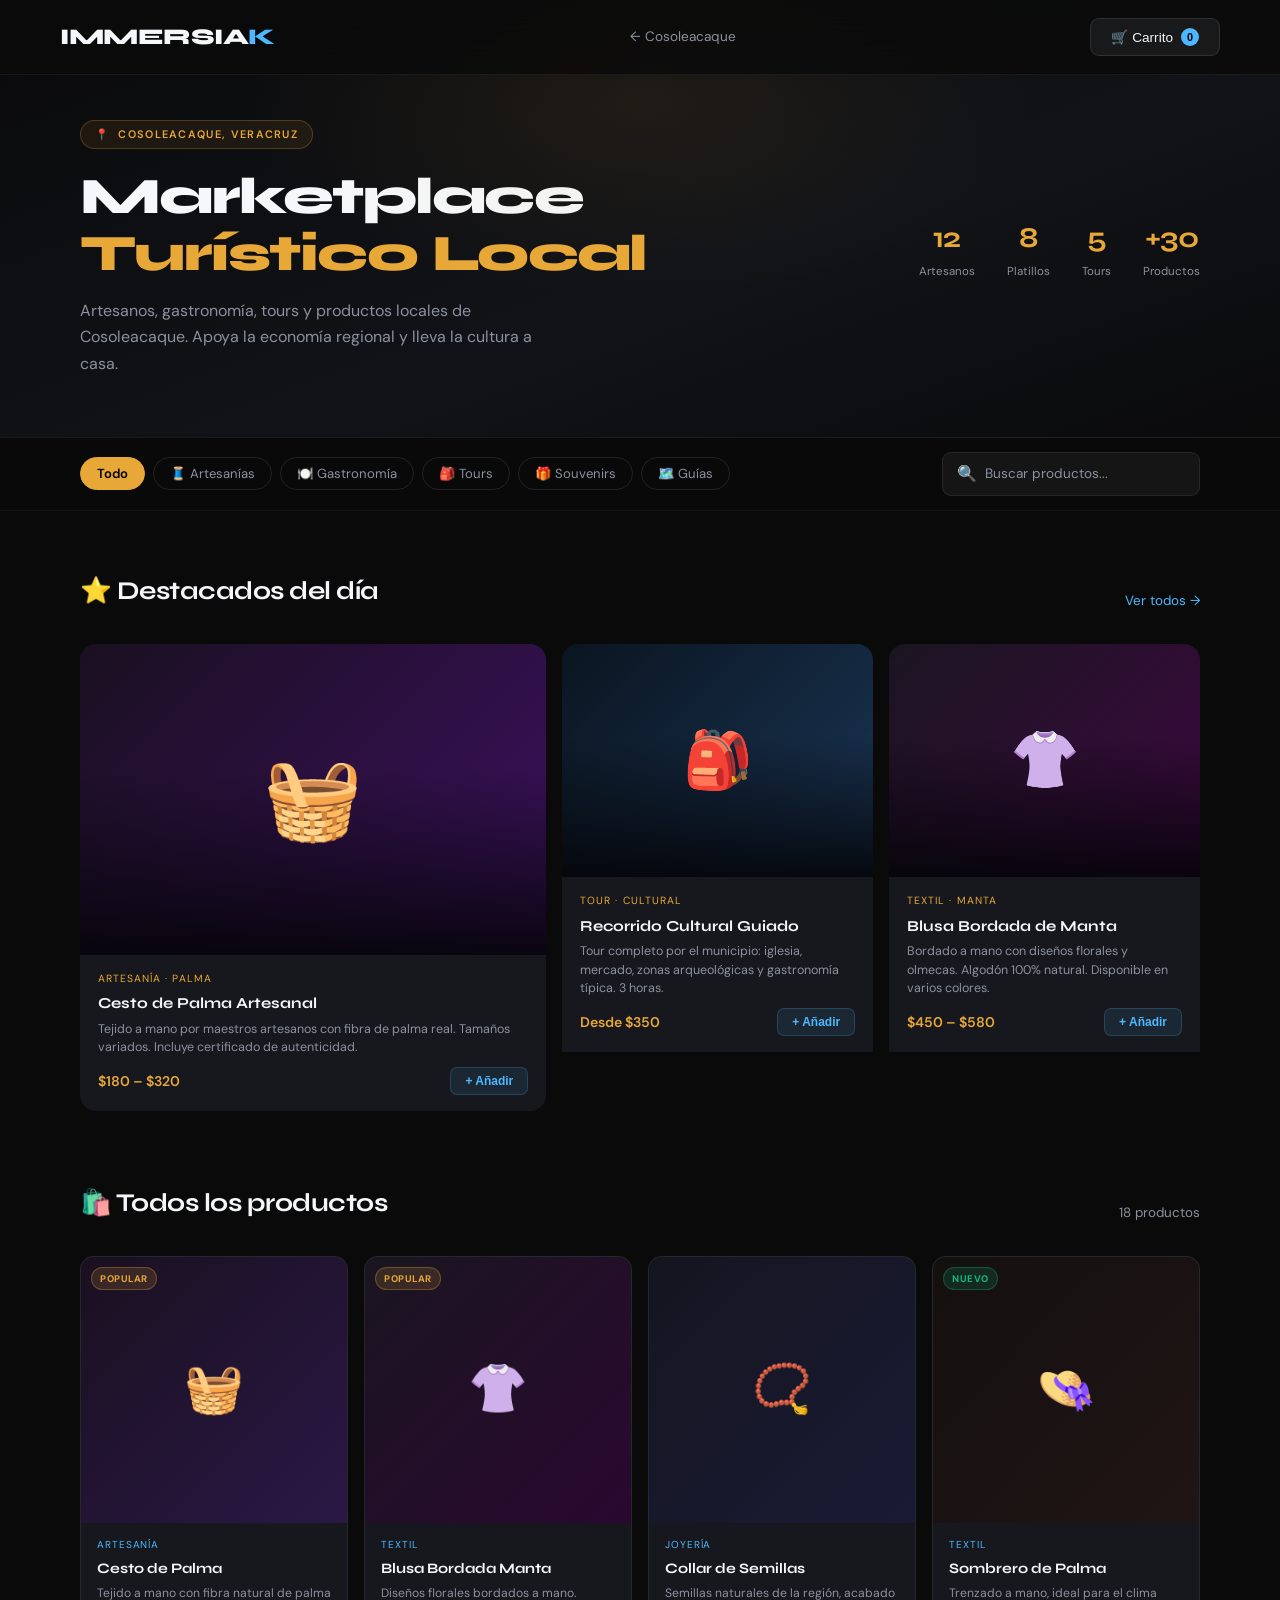
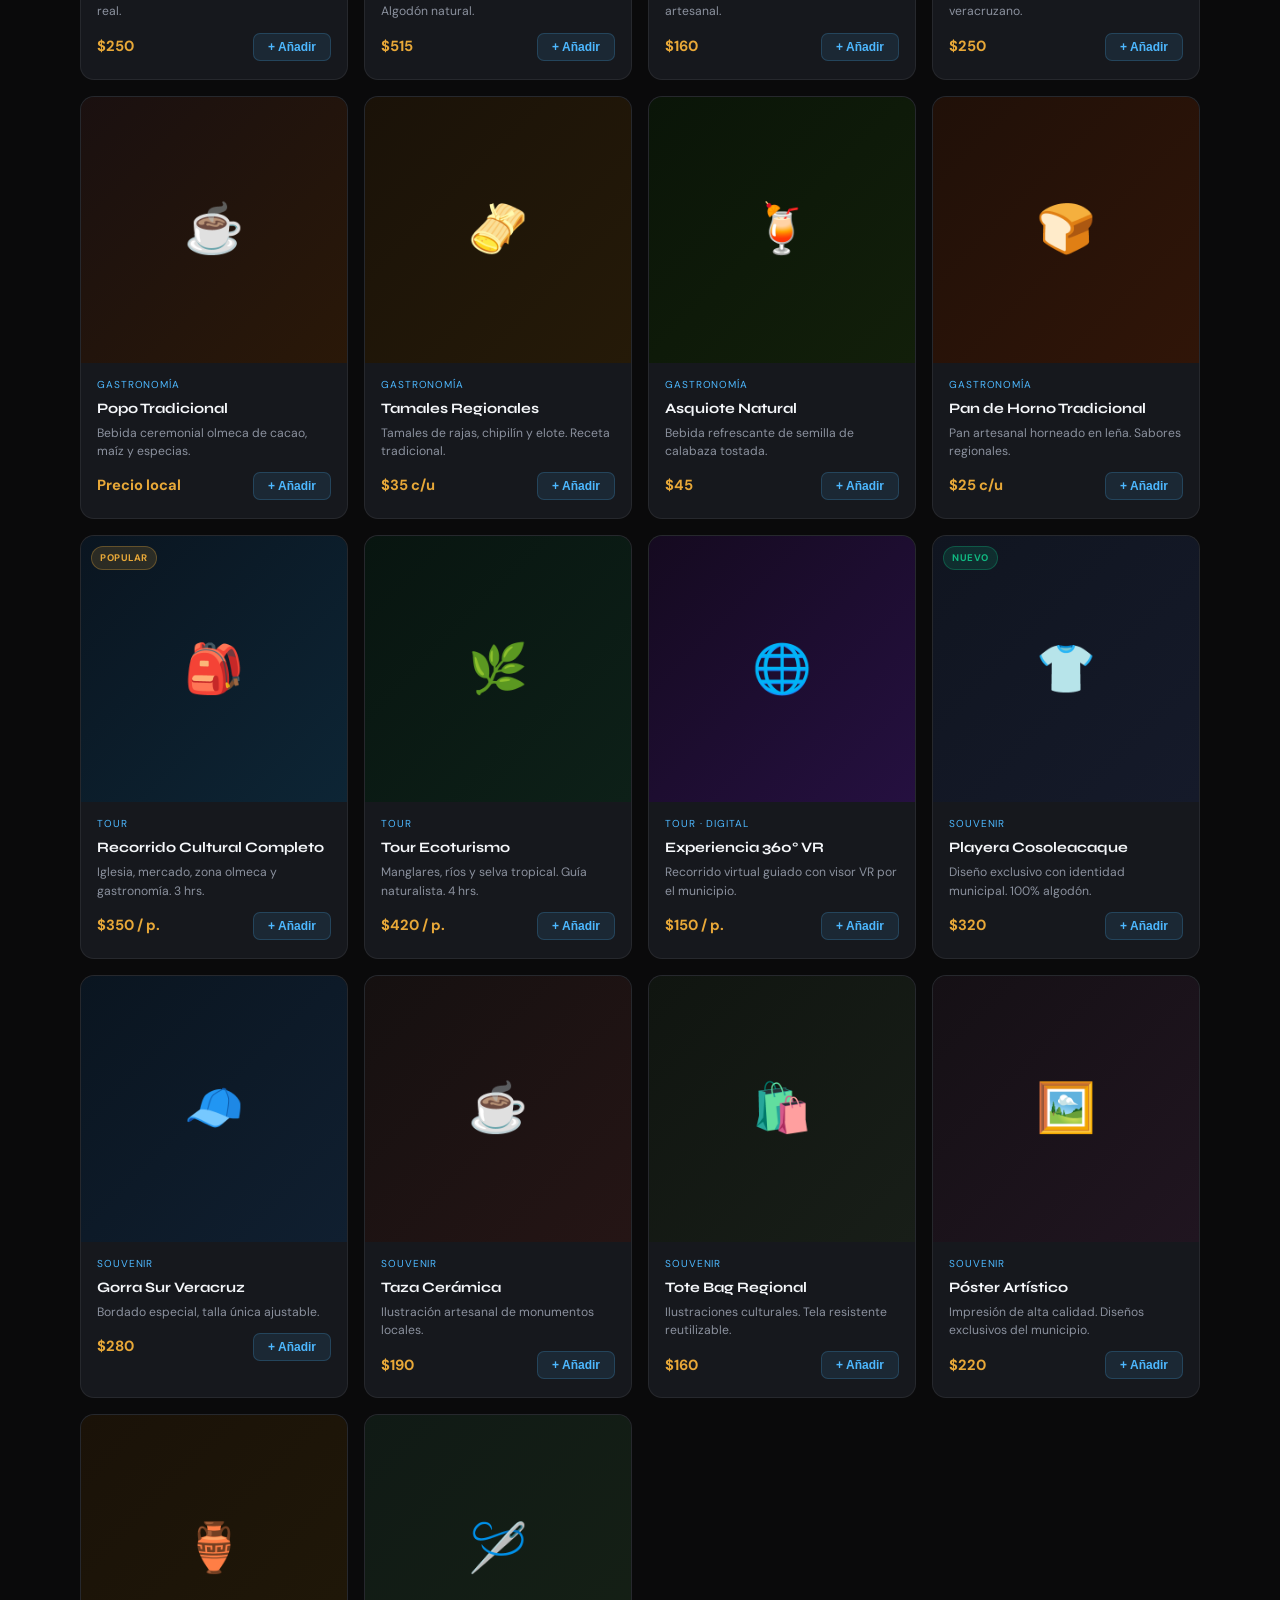
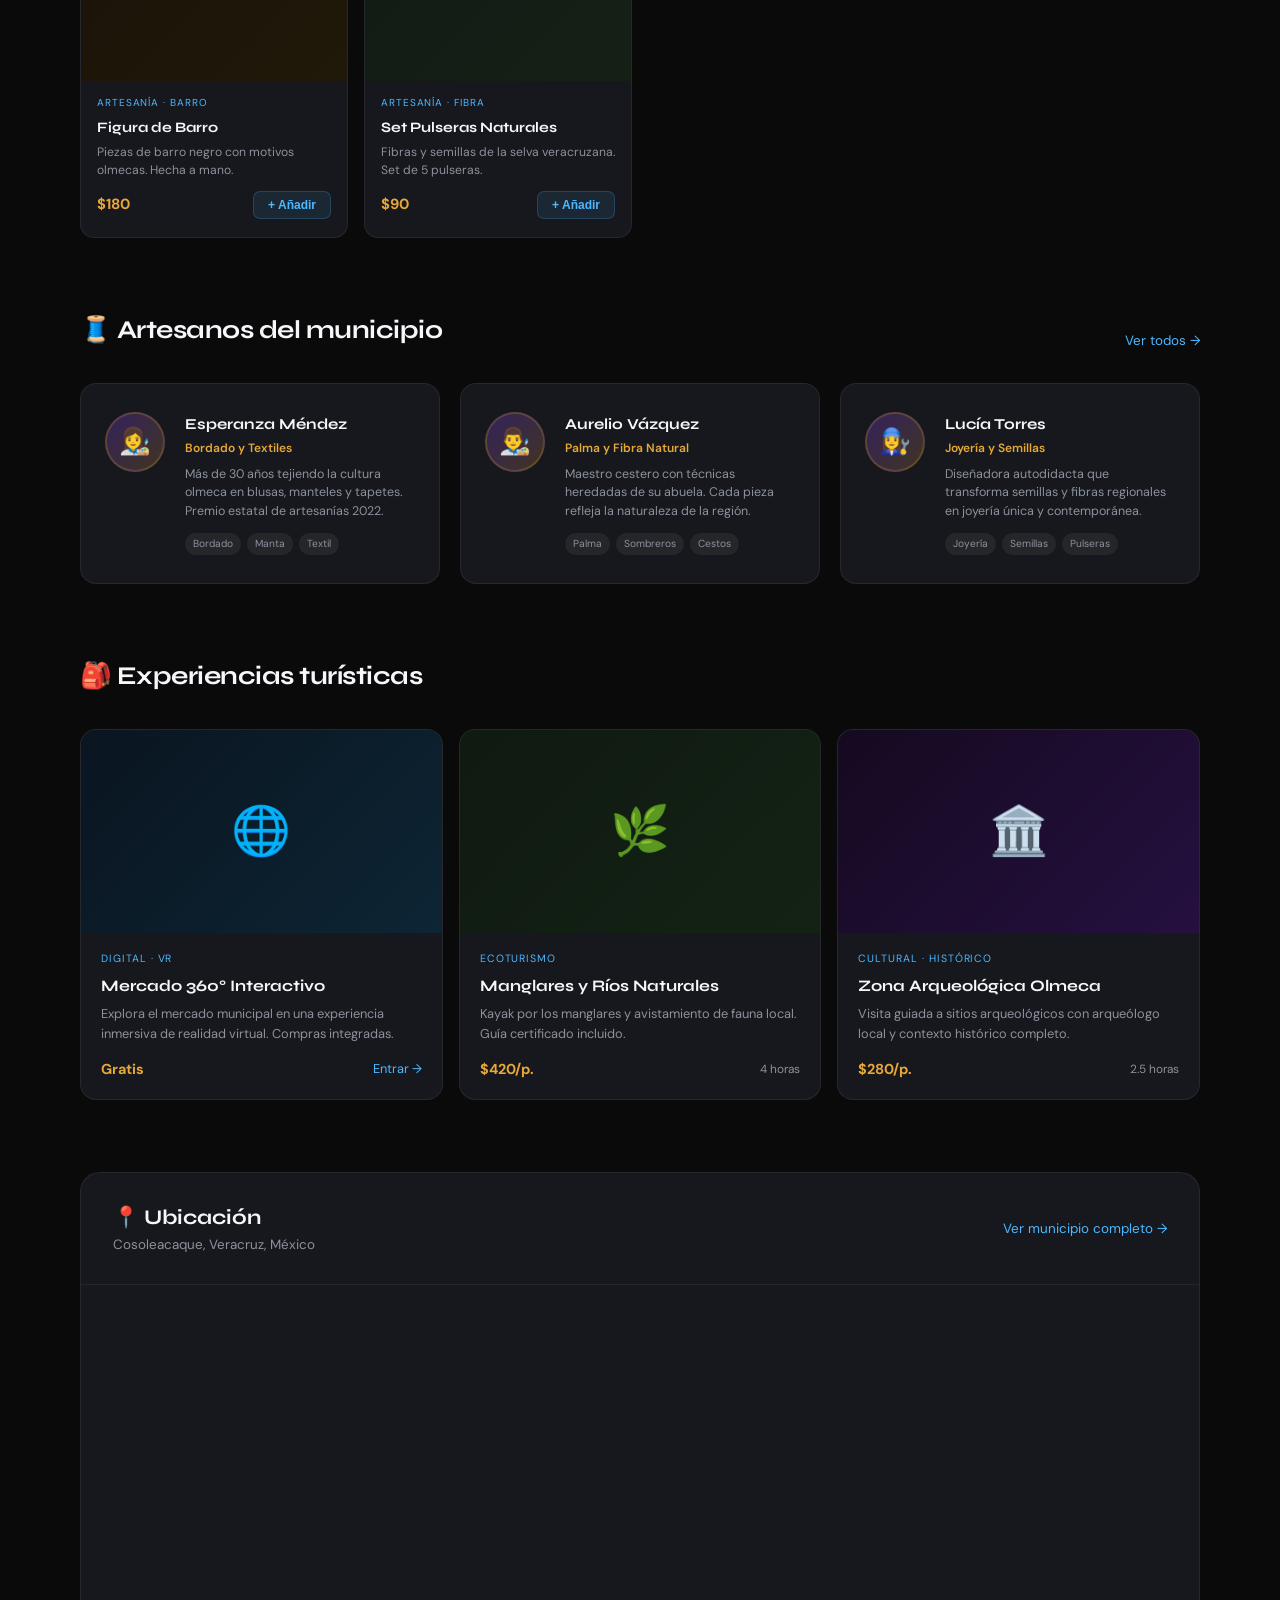
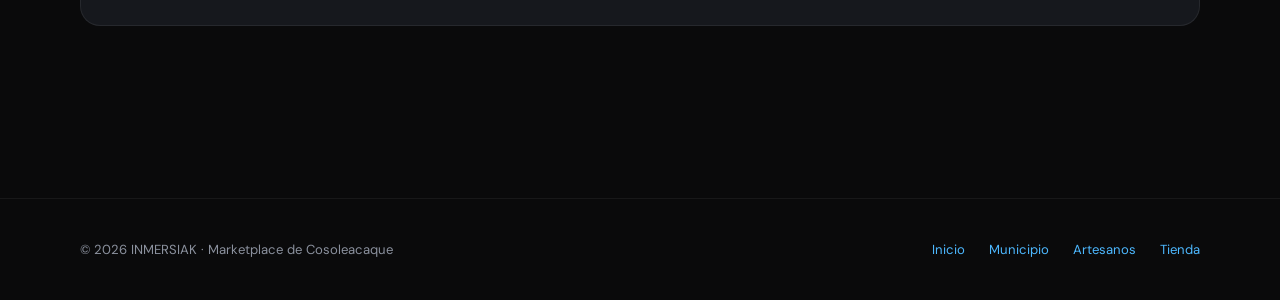
<file: marketplace.html>
<!DOCTYPE html>
<html lang="es">
<head>
  <meta charset="UTF-8">
  <meta name="viewport" content="width=device-width, initial-scale=1.0">
  <title>Marketplace — INMERSIAK · Cosoleacaque</title>
  <link rel="preconnect" href="https://fonts.googleapis.com">
  <link href="https://fonts.googleapis.com/css2?family=Syne:wght@400;600;700;800&family=DM+Sans:wght@300;400;500&family=DM+Mono:wght@400;500&display=swap" rel="stylesheet">
  <link rel="stylesheet" href="marketplace.css">
</head>
<body>

<!-- ── NAV ── -->
<nav>
  <a href="index.html" class="logo">IMMERSIA<span>K</span></a>
  <a href="munitour360.html" class="nav-back">← Cosoleacaque</a>
  <button class="nav-cart-btn" id="cart-open-btn" onclick="openCart()">
    🛒 Carrito <span class="cart-badge" id="cart-count">0</span>
  </button>
</nav>

<!-- ── HERO ── -->
<section class="mkt-hero">
  <div class="container">
    <div class="mkt-hero-inner">
      <div>
        <div class="mkt-hero-tag">
          <span>📍</span> Cosoleacaque, Veracruz
        </div>
        <h1>Marketplace<br><span>Turístico Local</span></h1>
        <p>Artesanos, gastronomía, tours y productos locales de Cosoleacaque. Apoya la economía regional y lleva la cultura a casa.</p>
      </div>
      <div class="mkt-hero-stats">
        <div class="mkt-stat">
          <div class="mkt-stat-num">12</div>
          <div class="mkt-stat-lbl">Artesanos</div>
        </div>
        <div class="mkt-stat">
          <div class="mkt-stat-num">8</div>
          <div class="mkt-stat-lbl">Platillos</div>
        </div>
        <div class="mkt-stat">
          <div class="mkt-stat-num">5</div>
          <div class="mkt-stat-lbl">Tours</div>
        </div>
        <div class="mkt-stat">
          <div class="mkt-stat-num">+30</div>
          <div class="mkt-stat-lbl">Productos</div>
        </div>
      </div>
    </div>
  </div>
</section>

<!-- ── FILTROS ── -->
<div class="filter-bar">
  <div class="container">
    <div class="filter-inner">
      <div class="filter-tabs">
        <button class="filter-tab active" data-cat="all">Todo</button>
        <button class="filter-tab" data-cat="artesania">🧵 Artesanías</button>
        <button class="filter-tab" data-cat="gastronomia">🍽️ Gastronomía</button>
        <button class="filter-tab" data-cat="tour">🎒 Tours</button>
        <button class="filter-tab" data-cat="souvenir">🎁 Souvenirs</button>
        <button class="filter-tab" data-cat="guia">🗺️ Guías</button>
      </div>
      <div class="filter-search">
        <span>🔍</span>
        <input type="text" placeholder="Buscar productos..." id="search-input">
      </div>
    </div>
  </div>
</div>

<!-- ── CONTENIDO PRINCIPAL ── -->
<main class="mkt-content">
  <div class="container">

    <!-- DESTACADOS -->
    <section class="mkt-section">
      <div class="mkt-section-header">
        <h2>⭐ Destacados del día</h2>
        <a href="#todos" class="see-all">Ver todos →</a>
      </div>
      <div class="featured-grid">
        <!-- Featured grande -->
        <div class="feat-card">
          <div class="feat-card-bg" style="background:linear-gradient(135deg,#1a1020,#3d1060)">
            <span style="position:relative;z-index:1">🧺</span>
            <div class="feat-overlay"></div>
          </div>
          <div class="feat-body">
            <span class="feat-cat">Artesanía · Palma</span>
            <h4>Cesto de Palma Artesanal</h4>
            <p>Tejido a mano por maestros artesanos con fibra de palma real. Tamaños variados. Incluye certificado de autenticidad.</p>
            <div style="display:flex;align-items:center;justify-content:space-between">
              <span class="feat-price">$180 – $320</span>
              <button class="prod-add" onclick="addToCart('Cesto de Palma', 250)">+ Añadir</button>
            </div>
          </div>
        </div>
        <!-- Featured medianos -->
        <div class="feat-card">
          <div class="feat-card-bg" style="background:linear-gradient(135deg,#0a1520,#1a3555)">
            <span style="position:relative;z-index:1">🎒</span>
            <div class="feat-overlay"></div>
          </div>
          <div class="feat-body">
            <span class="feat-cat">Tour · Cultural</span>
            <h4>Recorrido Cultural Guiado</h4>
            <p>Tour completo por el municipio: iglesia, mercado, zonas arqueológicas y gastronomía típica. 3 horas.</p>
            <div style="display:flex;align-items:center;justify-content:space-between">
              <span class="feat-price">Desde $350</span>
              <button class="prod-add" onclick="addToCart('Recorrido Cultural', 350)">+ Añadir</button>
            </div>
          </div>
        </div>
        <div class="feat-card">
          <div class="feat-card-bg" style="background:linear-gradient(135deg,#1a1520,#3d0840)">
            <span style="position:relative;z-index:1">👚</span>
            <div class="feat-overlay"></div>
          </div>
          <div class="feat-body">
            <span class="feat-cat">Textil · Manta</span>
            <h4>Blusa Bordada de Manta</h4>
            <p>Bordado a mano con diseños florales y olmecas. Algodón 100% natural. Disponible en varios colores.</p>
            <div style="display:flex;align-items:center;justify-content:space-between">
              <span class="feat-price">$450 – $580</span>
              <button class="prod-add" onclick="addToCart('Blusa Bordada', 515)">+ Añadir</button>
            </div>
          </div>
        </div>
      </div>
    </section>

    <!-- TODOS LOS PRODUCTOS -->
    <section class="mkt-section" id="todos">
      <div class="mkt-section-header">
        <h2>🛍️ Todos los productos</h2>
        <span style="font-size:.84rem;color:var(--text3)" id="prod-count">18 productos</span>
      </div>
      <div class="products-grid" id="products-grid">

        <div class="prod-card" data-cat="artesania">
          <div class="prod-img" style="background:linear-gradient(135deg,#1a1020,#2a1845)">
            🧺
            <span class="prod-badge badge-pop">Popular</span>
          </div>
          <div class="prod-body">
            <span class="prod-cat">Artesanía</span>
            <h5>Cesto de Palma</h5>
            <p>Tejido a mano con fibra natural de palma real.</p>
            <div class="prod-footer">
              <span class="prod-price">$250</span>
              <button class="prod-add" onclick="addToCart('Cesto de Palma', 250)">+ Añadir</button>
            </div>
          </div>
        </div>

        <div class="prod-card" data-cat="artesania">
          <div class="prod-img" style="background:linear-gradient(135deg,#1a1520,#2a0830)">
            👚
            <span class="prod-badge badge-pop">Popular</span>
          </div>
          <div class="prod-body">
            <span class="prod-cat">Textil</span>
            <h5>Blusa Bordada Manta</h5>
            <p>Diseños florales bordados a mano. Algodón natural.</p>
            <div class="prod-footer">
              <span class="prod-price">$515</span>
              <button class="prod-add" onclick="addToCart('Blusa Bordada', 515)">+ Añadir</button>
            </div>
          </div>
        </div>

        <div class="prod-card" data-cat="artesania">
          <div class="prod-img" style="background:linear-gradient(135deg,#151520,#1a1a35)">
            📿
          </div>
          <div class="prod-body">
            <span class="prod-cat">Joyería</span>
            <h5>Collar de Semillas</h5>
            <p>Semillas naturales de la región, acabado artesanal.</p>
            <div class="prod-footer">
              <span class="prod-price">$160</span>
              <button class="prod-add" onclick="addToCart('Collar de Semillas', 160)">+ Añadir</button>
            </div>
          </div>
        </div>

        <div class="prod-card" data-cat="artesania">
          <div class="prod-img" style="background:linear-gradient(135deg,#151010,#201515)">
            👒
            <span class="prod-badge badge-new">Nuevo</span>
          </div>
          <div class="prod-body">
            <span class="prod-cat">Textil</span>
            <h5>Sombrero de Palma</h5>
            <p>Trenzado a mano, ideal para el clima veracruzano.</p>
            <div class="prod-footer">
              <span class="prod-price">$250</span>
              <button class="prod-add" onclick="addToCart('Sombrero de Palma', 250)">+ Añadir</button>
            </div>
          </div>
        </div>

        <div class="prod-card" data-cat="gastronomia">
          <div class="prod-img" style="background:linear-gradient(135deg,#1a1010,#2a1808)">
            ☕
          </div>
          <div class="prod-body">
            <span class="prod-cat">Gastronomía</span>
            <h5>Popo Tradicional</h5>
            <p>Bebida ceremonial olmeca de cacao, maíz y especias.</p>
            <div class="prod-footer">
              <span class="prod-price">Precio local</span>
              <button class="prod-add" onclick="addToCart('Popo Tradicional', 60)">+ Añadir</button>
            </div>
          </div>
        </div>

        <div class="prod-card" data-cat="gastronomia">
          <div class="prod-img" style="background:linear-gradient(135deg,#1a1208,#251a08)">
            🫔
          </div>
          <div class="prod-body">
            <span class="prod-cat">Gastronomía</span>
            <h5>Tamales Regionales</h5>
            <p>Tamales de rajas, chipilín y elote. Receta tradicional.</p>
            <div class="prod-footer">
              <span class="prod-price">$35 c/u</span>
              <button class="prod-add" onclick="addToCart('Tamales (6 pzas)', 210)">+ Añadir</button>
            </div>
          </div>
        </div>

        <div class="prod-card" data-cat="gastronomia">
          <div class="prod-img" style="background:linear-gradient(135deg,#0a1508,#121f0a)">
            🍹
          </div>
          <div class="prod-body">
            <span class="prod-cat">Gastronomía</span>
            <h5>Asquiote Natural</h5>
            <p>Bebida refrescante de semilla de calabaza tostada.</p>
            <div class="prod-footer">
              <span class="prod-price">$45</span>
              <button class="prod-add" onclick="addToCart('Asquiote Natural', 45)">+ Añadir</button>
            </div>
          </div>
        </div>

        <div class="prod-card" data-cat="gastronomia">
          <div class="prod-img" style="background:linear-gradient(135deg,#201008,#301508)">
            🍞
          </div>
          <div class="prod-body">
            <span class="prod-cat">Gastronomía</span>
            <h5>Pan de Horno Tradicional</h5>
            <p>Pan artesanal horneado en leña. Sabores regionales.</p>
            <div class="prod-footer">
              <span class="prod-price">$25 c/u</span>
              <button class="prod-add" onclick="addToCart('Pan Tradicional (3 pzas)', 75)">+ Añadir</button>
            </div>
          </div>
        </div>

        <div class="prod-card" data-cat="tour">
          <div class="prod-img" style="background:linear-gradient(135deg,#0a1520,#0d2535)">
            🎒
            <span class="prod-badge badge-pop">Popular</span>
          </div>
          <div class="prod-body">
            <span class="prod-cat">Tour</span>
            <h5>Recorrido Cultural Completo</h5>
            <p>Iglesia, mercado, zona olmeca y gastronomía. 3 hrs.</p>
            <div class="prod-footer">
              <span class="prod-price">$350 / p.</span>
              <button class="prod-add" onclick="addToCart('Tour Cultural Completo', 350)">+ Añadir</button>
            </div>
          </div>
        </div>

        <div class="prod-card" data-cat="tour">
          <div class="prod-img" style="background:linear-gradient(135deg,#081510,#0d2018)">
            🌿
          </div>
          <div class="prod-body">
            <span class="prod-cat">Tour</span>
            <h5>Tour Ecoturismo</h5>
            <p>Manglares, ríos y selva tropical. Guía naturalista. 4 hrs.</p>
            <div class="prod-footer">
              <span class="prod-price">$420 / p.</span>
              <button class="prod-add" onclick="addToCart('Tour Ecoturismo', 420)">+ Añadir</button>
            </div>
          </div>
        </div>

        <div class="prod-card" data-cat="tour">
          <div class="prod-img" style="background:linear-gradient(135deg,#150a20,#251040)">
            🌐
          </div>
          <div class="prod-body">
            <span class="prod-cat">Tour · Digital</span>
            <h5>Experiencia 360° VR</h5>
            <p>Recorrido virtual guiado con visor VR por el municipio.</p>
            <div class="prod-footer">
              <span class="prod-price">$150 / p.</span>
              <button class="prod-add" onclick="addToCart('Experiencia 360° VR', 150)">+ Añadir</button>
            </div>
          </div>
        </div>

        <div class="prod-card" data-cat="souvenir">
          <div class="prod-img" style="background:linear-gradient(135deg,#101520,#151a2a)">
            👕
            <span class="prod-badge badge-new">Nuevo</span>
          </div>
          <div class="prod-body">
            <span class="prod-cat">Souvenir</span>
            <h5>Playera Cosoleacaque</h5>
            <p>Diseño exclusivo con identidad municipal. 100% algodón.</p>
            <div class="prod-footer">
              <span class="prod-price">$320</span>
              <button class="prod-add" onclick="addToCart('Playera Cosoleacaque', 320)">+ Añadir</button>
            </div>
          </div>
        </div>

        <div class="prod-card" data-cat="souvenir">
          <div class="prod-img" style="background:linear-gradient(135deg,#0a1520,#101f30)">
            🧢
          </div>
          <div class="prod-body">
            <span class="prod-cat">Souvenir</span>
            <h5>Gorra Sur Veracruz</h5>
            <p>Bordado especial, talla única ajustable.</p>
            <div class="prod-footer">
              <span class="prod-price">$280</span>
              <button class="prod-add" onclick="addToCart('Gorra Sur Veracruz', 280)">+ Añadir</button>
            </div>
          </div>
        </div>

        <div class="prod-card" data-cat="souvenir">
          <div class="prod-img" style="background:linear-gradient(135deg,#151010,#251515)">
            ☕
          </div>
          <div class="prod-body">
            <span class="prod-cat">Souvenir</span>
            <h5>Taza Cerámica</h5>
            <p>Ilustración artesanal de monumentos locales.</p>
            <div class="prod-footer">
              <span class="prod-price">$190</span>
              <button class="prod-add" onclick="addToCart('Taza Cerámica', 190)">+ Añadir</button>
            </div>
          </div>
        </div>

        <div class="prod-card" data-cat="souvenir">
          <div class="prod-img" style="background:linear-gradient(135deg,#101510,#181e18)">
            🛍️
          </div>
          <div class="prod-body">
            <span class="prod-cat">Souvenir</span>
            <h5>Tote Bag Regional</h5>
            <p>Ilustraciones culturales. Tela resistente reutilizable.</p>
            <div class="prod-footer">
              <span class="prod-price">$160</span>
              <button class="prod-add" onclick="addToCart('Tote Bag Regional', 160)">+ Añadir</button>
            </div>
          </div>
        </div>

        <div class="prod-card" data-cat="souvenir">
          <div class="prod-img" style="background:linear-gradient(135deg,#151015,#201520)">
            🖼️
          </div>
          <div class="prod-body">
            <span class="prod-cat">Souvenir</span>
            <h5>Póster Artístico</h5>
            <p>Impresión de alta calidad. Diseños exclusivos del municipio.</p>
            <div class="prod-footer">
              <span class="prod-price">$220</span>
              <button class="prod-add" onclick="addToCart('Póster Artístico', 220)">+ Añadir</button>
            </div>
          </div>
        </div>

        <div class="prod-card" data-cat="artesania">
          <div class="prod-img" style="background:linear-gradient(135deg,#1a1208,#201808)">
            🏺
          </div>
          <div class="prod-body">
            <span class="prod-cat">Artesanía · Barro</span>
            <h5>Figura de Barro</h5>
            <p>Piezas de barro negro con motivos olmecas. Hecha a mano.</p>
            <div class="prod-footer">
              <span class="prod-price">$180</span>
              <button class="prod-add" onclick="addToCart('Figura de Barro', 180)">+ Añadir</button>
            </div>
          </div>
        </div>

        <div class="prod-card" data-cat="artesania">
          <div class="prod-img" style="background:linear-gradient(135deg,#101a15,#152015)">
            🪡
          </div>
          <div class="prod-body">
            <span class="prod-cat">Artesanía · Fibra</span>
            <h5>Set Pulseras Naturales</h5>
            <p>Fibras y semillas de la selva veracruzana. Set de 5 pulseras.</p>
            <div class="prod-footer">
              <span class="prod-price">$90</span>
              <button class="prod-add" onclick="addToCart('Set Pulseras', 90)">+ Añadir</button>
            </div>
          </div>
        </div>

      </div>
    </section>

    <!-- ARTESANOS -->
    <section class="mkt-section">
      <div class="mkt-section-header">
        <h2>🧵 Artesanos del municipio</h2>
        <a href="artesanos.html" class="see-all">Ver todos →</a>
      </div>
      <div class="artisans-row">
        <div class="artisan-card">
          <div class="artisan-avatar">👩‍🎨</div>
          <div class="artisan-info">
            <h4>Esperanza Méndez</h4>
            <span class="artisan-trade">Bordado y Textiles</span>
            <p>Más de 30 años tejiendo la cultura olmeca en blusas, manteles y tapetes. Premio estatal de artesanías 2022.</p>
            <div class="artisan-tags">
              <span class="artisan-tag">Bordado</span>
              <span class="artisan-tag">Manta</span>
              <span class="artisan-tag">Textil</span>
            </div>
          </div>
        </div>
        <div class="artisan-card">
          <div class="artisan-avatar">👨‍🎨</div>
          <div class="artisan-info">
            <h4>Aurelio Vázquez</h4>
            <span class="artisan-trade">Palma y Fibra Natural</span>
            <p>Maestro cestero con técnicas heredadas de su abuela. Cada pieza refleja la naturaleza de la región.</p>
            <div class="artisan-tags">
              <span class="artisan-tag">Palma</span>
              <span class="artisan-tag">Sombreros</span>
              <span class="artisan-tag">Cestos</span>
            </div>
          </div>
        </div>
        <div class="artisan-card">
          <div class="artisan-avatar">👩‍🔧</div>
          <div class="artisan-info">
            <h4>Lucía Torres</h4>
            <span class="artisan-trade">Joyería y Semillas</span>
            <p>Diseñadora autodidacta que transforma semillas y fibras regionales en joyería única y contemporánea.</p>
            <div class="artisan-tags">
              <span class="artisan-tag">Joyería</span>
              <span class="artisan-tag">Semillas</span>
              <span class="artisan-tag">Pulseras</span>
            </div>
          </div>
        </div>
      </div>
    </section>

    <!-- EXPERIENCIAS -->
    <section class="mkt-section">
      <div class="mkt-section-header">
        <h2>🎒 Experiencias turísticas</h2>
      </div>
      <div class="exp-list">
        <div class="exp-item">
          <div class="exp-item-img" style="background:linear-gradient(135deg,#0a1520,#0d2535)">🌐</div>
          <div class="exp-item-body">
            <span class="exp-item-type">Digital · VR</span>
            <h4>Mercado 360° Interactivo</h4>
            <p>Explora el mercado municipal en una experiencia inmersiva de realidad virtual. Compras integradas.</p>
            <div class="exp-item-footer">
              <span class="exp-price">Gratis</span>
              <a href="mercado360.html" style="color:var(--blue2);font-size:.8rem;text-decoration:none">Entrar →</a>
            </div>
          </div>
        </div>
        <div class="exp-item">
          <div class="exp-item-img" style="background:linear-gradient(135deg,#0f1a10,#142215)">🌿</div>
          <div class="exp-item-body">
            <span class="exp-item-type">Ecoturismo</span>
            <h4>Manglares y Ríos Naturales</h4>
            <p>Kayak por los manglares y avistamiento de fauna local. Guía certificado incluido.</p>
            <div class="exp-item-footer">
              <span class="exp-price">$420/p.</span>
              <span class="exp-duration">4 horas</span>
            </div>
          </div>
        </div>
        <div class="exp-item">
          <div class="exp-item-img" style="background:linear-gradient(135deg,#150a20,#251040)">🏛️</div>
          <div class="exp-item-body">
            <span class="exp-item-type">Cultural · Histórico</span>
            <h4>Zona Arqueológica Olmeca</h4>
            <p>Visita guiada a sitios arqueológicos con arqueólogo local y contexto histórico completo.</p>
            <div class="exp-item-footer">
              <span class="exp-price">$280/p.</span>
              <span class="exp-duration">2.5 horas</span>
            </div>
          </div>
        </div>
      </div>
    </section>

    <!-- MAPA -->
    <div class="map-section">
      <div class="map-header">
        <div>
          <h2>📍 Ubicación</h2>
          <p>Cosoleacaque, Veracruz, México</p>
        </div>
        <a href="munitour360.html" style="color:var(--blue2);font-size:.84rem;text-decoration:none">Ver municipio completo →</a>
      </div>
      <iframe
        class="map-embed"
        src="https://www.google.com/maps/embed?pb=!1m18!1m12!1m3!1d30237.24041827843!2d-94.07490!3d18.00143!2m3!1f0!2f0!3f0!3m2!1i1024!2i768!4f13.1!3m3!1m2!1s0x85f3cdefa09d5e41%3A0x1a9d42fcda3dde52!2sCosoleacaque%2C%20Ver.!5e0!3m2!1ses!2smx!4v1716000000000"
        loading="lazy"
        title="Mapa de Cosoleacaque">
      </iframe>
    </div>

  </div>
</main>

<!-- ── FOOTER ── -->
<footer>
  <div class="container">
    <div class="footer-simple">
      <p>© 2026 INMERSIAK · Marketplace de Cosoleacaque</p>
      <div style="display:flex;gap:24px">
        <a href="index.html">Inicio</a>
        <a href="munitour360.html">Municipio</a>
        <a href="artesanos.html">Artesanos</a>
        <a href="merch.html">Tienda</a>
      </div>
    </div>
  </div>
</footer>

<!-- ── CARRITO PANEL ── -->
<div class="cart-overlay" id="cart-overlay" onclick="closeCart()"></div>
<div class="cart-panel" id="cart-panel">
  <div class="cart-panel-header">
    <h3>🛒 Tu carrito</h3>
    <button class="cart-close" onclick="closeCart()">✕</button>
  </div>
  <div class="cart-items" id="cart-items">
    <div class="cart-empty">Tu carrito está vacío.<br>¡Agrega productos y experiencias!</div>
  </div>
  <div class="cart-footer">
    <div class="cart-total-row">
      <span>Total:</span>
      <strong id="cart-total">$0</strong>
    </div>
    <a href="#" class="cart-checkout" id="cart-checkout-btn" onclick="checkoutWhatsApp()">
      Pedir por WhatsApp 💬
    </a>
  </div>
</div>

<script>
const cart = [];

function addToCart(name, price) {
  const existing = cart.find(i => i.name === name);
  if (existing) {
    existing.qty++;
  } else {
    cart.push({ name, price, qty: 1 });
  }
  updateCart();
  const btn = event.target;
  btn.textContent = '✓ Añadido';
  btn.classList.add('added');
  setTimeout(() => {
    btn.textContent = '+ Añadir';
    btn.classList.remove('added');
  }, 1800);
}

function removeFromCart(idx) {
  cart.splice(idx, 1);
  updateCart();
}

function updateCart() {
  const count = cart.reduce((s, i) => s + i.qty, 0);
  document.getElementById('cart-count').textContent = count;

  const total = cart.reduce((s, i) => s + i.price * i.qty, 0);
  document.getElementById('cart-total').textContent = '$' + total.toLocaleString();

  const el = document.getElementById('cart-items');
  if (!cart.length) {
    el.innerHTML = '<div class="cart-empty">Tu carrito está vacío.<br>¡Agrega productos!</div>';
    return;
  }
  el.innerHTML = cart.map((item, idx) => `
    <div class="cart-item">
      <div class="cart-item-icon">🛍️</div>
      <div>
        <div class="cart-item-name">${item.name} ×${item.qty}</div>
        <div class="cart-item-price">$${(item.price * item.qty).toLocaleString()}</div>
      </div>
      <button class="cart-item-remove" onclick="removeFromCart(${idx})">✕</button>
    </div>
  `).join('');
}

function openCart() {
  document.getElementById('cart-panel').classList.add('open');
  document.getElementById('cart-overlay').classList.add('open');
  document.body.style.overflow = 'hidden';
}

function closeCart() {
  document.getElementById('cart-panel').classList.remove('open');
  document.getElementById('cart-overlay').classList.remove('open');
  document.body.style.overflow = '';
}

function checkoutWhatsApp() {
  if (!cart.length) return;
  const lines = cart.map(i => `• ${i.name} ×${i.qty} — $${(i.price * i.qty).toLocaleString()}`).join('%0A');
  const total = cart.reduce((s, i) => s + i.price * i.qty, 0);
  const msg = `Hola! Quiero hacer un pedido desde el marketplace de Cosoleacaque:%0A%0A${lines}%0A%0ATotal: $${total.toLocaleString()}%0A%0AMarketplace INMERSIAK`;
  window.open(`https://wa.me/529221234567?text=${msg}`, '_blank');
}

// Filtros de categoría
document.querySelectorAll('.filter-tab').forEach(btn => {
  btn.addEventListener('click', () => {
    document.querySelectorAll('.filter-tab').forEach(b => b.classList.remove('active'));
    btn.classList.add('active');
    const cat = btn.dataset.cat;
    const cards = document.querySelectorAll('.prod-card');
    let visible = 0;
    cards.forEach(card => {
      const show = cat === 'all' || card.dataset.cat === cat;
      card.style.display = show ? '' : 'none';
      if (show) visible++;
    });
    document.getElementById('prod-count').textContent = visible + ' productos';
  });
});

// Búsqueda
document.getElementById('search-input').addEventListener('input', function() {
  const q = this.value.toLowerCase();
  const cards = document.querySelectorAll('.prod-card');
  let visible = 0;
  cards.forEach(card => {
    const name = card.querySelector('h5')?.textContent.toLowerCase() || '';
    const cat = card.querySelector('.prod-cat')?.textContent.toLowerCase() || '';
    const show = !q || name.includes(q) || cat.includes(q);
    card.style.display = show ? '' : 'none';
    if (show) visible++;
  });
  document.getElementById('prod-count').textContent = visible + ' productos';
});

// Scroll nav
window.addEventListener('scroll', () => {
  document.querySelector('nav').style.background =
    window.scrollY > 40 ? 'rgba(10,10,11,.95)' : 'rgba(10,10,11,.8)';
});
</script>
</body>
</html>
</file>
<file: marketplace.css>
/* ── RESET & VARIABLES ── */
*, *::before, *::after { box-sizing: border-box; margin: 0; padding: 0; }

:root {
  --bg:     #0A0A0B;
  --bg2:    #16181D;
  --bg3:    #2A2D34;
  --blue1:  #2D9CDB;
  --blue2:  #4DB8FF;
  --blue3:  #7EC8FF;
  --gold:   #E8A838;
  --gold2:  #F5C66E;
  --purple: #7C3AED;
  --pink:   #F24D95;
  --green:  #10B981;
  --text:   #F5F7FA;
  --text2:  #D1D5DB;
  --text3:  #8B919E;
  --r:      14px;
}

html { scroll-behavior: smooth; }

body {
  background: var(--bg);
  color: var(--text);
  font-family: 'DM Sans', sans-serif;
  font-size: 16px;
  line-height: 1.6;
  overflow-x: hidden;
}

/* ── NAV ── */
nav {
  position: fixed;
  top: 0; left: 0; right: 0;
  z-index: 100;
  display: flex;
  align-items: center;
  justify-content: space-between;
  padding: 18px 60px;
  background: rgba(10,10,11,.8);
  backdrop-filter: blur(18px);
  border-bottom: 1px solid rgba(255,255,255,.06);
}

.logo {
  font-family: 'Syne', sans-serif;
  font-size: 1.4rem;
  font-weight: 800;
  letter-spacing: -.02em;
  color: var(--text);
  text-decoration: none;
}
.logo span { color: var(--blue2); }

.nav-back {
  display: inline-flex;
  align-items: center;
  gap: 8px;
  color: var(--text3);
  text-decoration: none;
  font-size: .85rem;
  transition: color .2s;
}
.nav-back:hover { color: var(--text); }

.nav-cart-btn {
  display: inline-flex;
  align-items: center;
  gap: 8px;
  padding: 9px 20px;
  border-radius: 9px;
  background: rgba(255,255,255,.06);
  border: 1px solid rgba(255,255,255,.1);
  color: var(--text);
  font-size: .85rem;
  cursor: pointer;
  transition: background .2s;
}
.nav-cart-btn:hover { background: rgba(255,255,255,.1); }

.cart-badge {
  background: var(--blue2);
  color: #000;
  border-radius: 50%;
  width: 18px; height: 18px;
  font-size: .68rem;
  font-weight: 700;
  display: inline-flex;
  align-items: center;
  justify-content: center;
}

/* ── LAYOUT ── */
.container {
  max-width: 1200px;
  margin: 0 auto;
  padding: 0 40px;
}

/* ── HERO ── */
.mkt-hero {
  padding: 120px 0 60px;
  background: linear-gradient(160deg, #0A0A0B 0%, #111318 60%, #0A0A0B 100%);
  border-bottom: 1px solid rgba(255,255,255,.06);
  position: relative;
  overflow: hidden;
}

.mkt-hero::before {
  content: '';
  position: absolute;
  top: -100px; left: 50%;
  transform: translateX(-50%);
  width: 800px; height: 400px;
  background: radial-gradient(ellipse, rgba(232,168,56,.08), transparent 70%);
  pointer-events: none;
}

.mkt-hero-inner {
  display: grid;
  grid-template-columns: 1fr auto;
  align-items: center;
  gap: 40px;
}

.mkt-hero-tag {
  display: inline-flex;
  align-items: center;
  gap: 8px;
  padding: 5px 14px;
  border-radius: 24px;
  background: rgba(232,168,56,.08);
  border: 1px solid rgba(232,168,56,.25);
  font-size: .68rem;
  font-weight: 600;
  letter-spacing: .12em;
  text-transform: uppercase;
  color: var(--gold);
  margin-bottom: 20px;
}

.mkt-hero h1 {
  font-family: 'Syne', sans-serif;
  font-size: clamp(2rem, 4vw, 3.2rem);
  font-weight: 800;
  letter-spacing: -.03em;
  line-height: 1.1;
  margin-bottom: 16px;
}

.mkt-hero h1 span { color: var(--gold); }

.mkt-hero p {
  font-size: 1rem;
  color: var(--text3);
  max-width: 480px;
  line-height: 1.65;
}

.mkt-hero-stats {
  display: flex;
  gap: 32px;
}

.mkt-stat {
  text-align: center;
}

.mkt-stat-num {
  font-family: 'Syne', sans-serif;
  font-size: 1.8rem;
  font-weight: 700;
  color: var(--gold);
  letter-spacing: -.02em;
}

.mkt-stat-lbl {
  font-size: .72rem;
  color: var(--text3);
  margin-top: 2px;
}

/* ── FILTER BAR ── */
.filter-bar {
  position: sticky;
  top: 65px;
  z-index: 50;
  background: rgba(10,10,11,.92);
  backdrop-filter: blur(16px);
  border-bottom: 1px solid rgba(255,255,255,.06);
  padding: 14px 0;
}

.filter-inner {
  display: flex;
  align-items: center;
  justify-content: space-between;
  gap: 20px;
}

.filter-tabs {
  display: flex;
  gap: 8px;
  flex-wrap: wrap;
}

.filter-tab {
  padding: 7px 16px;
  border-radius: 24px;
  background: transparent;
  border: 1px solid rgba(255,255,255,.1);
  color: var(--text3);
  font-family: 'DM Sans', sans-serif;
  font-size: .82rem;
  cursor: pointer;
  transition: all .2s;
}
.filter-tab:hover { border-color: rgba(255,255,255,.25); color: var(--text); }
.filter-tab.active {
  background: var(--gold);
  border-color: var(--gold);
  color: #000;
  font-weight: 600;
}

.filter-search {
  display: flex;
  align-items: center;
  gap: 8px;
  background: rgba(255,255,255,.05);
  border: 1px solid rgba(255,255,255,.08);
  border-radius: 9px;
  padding: 8px 14px;
}

.filter-search input {
  background: transparent;
  border: none;
  outline: none;
  color: var(--text);
  font-family: 'DM Sans', sans-serif;
  font-size: .85rem;
  width: 200px;
}
.filter-search input::placeholder { color: var(--text3); }

/* ── MAIN CONTENT ── */
.mkt-content { padding: 60px 0; }

/* ── SECTION HEADERS ── */
.mkt-section { margin-bottom: 72px; }

.mkt-section-header {
  display: flex;
  align-items: flex-end;
  justify-content: space-between;
  margin-bottom: 32px;
}

.mkt-section-header h2 {
  font-family: 'Syne', sans-serif;
  font-size: 1.6rem;
  font-weight: 700;
  letter-spacing: -.02em;
}

.see-all {
  font-size: .84rem;
  color: var(--blue2);
  text-decoration: none;
  transition: opacity .2s;
}
.see-all:hover { opacity: .7; }

/* ── FEATURED GRID ── */
.featured-grid {
  display: grid;
  grid-template-columns: 1.5fr 1fr 1fr;
  gap: 16px;
}

.feat-card {
  border-radius: 16px;
  overflow: hidden;
  position: relative;
  cursor: pointer;
  transition: transform .3s;
}
.feat-card:hover { transform: translateY(-4px); }

.feat-card-bg {
  aspect-ratio: 4/3;
  display: flex;
  align-items: center;
  justify-content: center;
  font-size: 3.5rem;
  position: relative;
}

.feat-card:first-child .feat-card-bg { aspect-ratio: 3/2; font-size: 5rem; }

.feat-overlay {
  position: absolute;
  inset: 0;
  background: linear-gradient(to top, rgba(4,4,8,.9) 0%, transparent 60%);
}

.feat-body {
  padding: 16px 18px;
  background: var(--bg2);
}

.feat-cat {
  font-size: .65rem;
  letter-spacing: .1em;
  text-transform: uppercase;
  color: var(--gold);
  margin-bottom: 4px;
  display: block;
}

.feat-body h4 {
  font-family: 'Syne', sans-serif;
  font-size: .95rem;
  font-weight: 700;
  margin-bottom: 4px;
}

.feat-body p {
  font-size: .78rem;
  color: var(--text3);
  line-height: 1.5;
  margin-bottom: 10px;
}

.feat-price {
  font-size: .88rem;
  font-weight: 600;
  color: var(--gold);
}

/* ── PRODUCTS GRID ── */
.products-grid {
  display: grid;
  grid-template-columns: repeat(4, 1fr);
  gap: 16px;
}

.prod-card {
  background: var(--bg2);
  border: 1px solid rgba(255,255,255,.07);
  border-radius: 14px;
  overflow: hidden;
  cursor: pointer;
  transition: transform .25s, border-color .25s;
}
.prod-card:hover { transform: translateY(-3px); border-color: rgba(255,255,255,.14); }

.prod-img {
  aspect-ratio: 1;
  display: flex;
  align-items: center;
  justify-content: center;
  font-size: 3rem;
  position: relative;
  overflow: hidden;
}

.prod-badge {
  position: absolute;
  top: 10px; left: 10px;
  font-size: .6rem;
  font-weight: 700;
  letter-spacing: .06em;
  text-transform: uppercase;
  padding: 3px 8px;
  border-radius: 20px;
}
.prod-badge.badge-new { background: rgba(16,185,129,.15); color: var(--green); border: 1px solid rgba(16,185,129,.3); }
.prod-badge.badge-pop { background: rgba(232,168,56,.15); color: var(--gold); border: 1px solid rgba(232,168,56,.3); }

.prod-body { padding: 14px 16px 18px; }

.prod-cat {
  font-size: .63rem;
  letter-spacing: .09em;
  text-transform: uppercase;
  color: var(--blue2);
  margin-bottom: 4px;
  display: block;
}

.prod-body h5 {
  font-family: 'Syne', sans-serif;
  font-size: .9rem;
  font-weight: 700;
  margin-bottom: 4px;
}

.prod-body p {
  font-size: .76rem;
  color: var(--text3);
  line-height: 1.5;
  margin-bottom: 12px;
}

.prod-footer {
  display: flex;
  align-items: center;
  justify-content: space-between;
}

.prod-price {
  font-size: .92rem;
  font-weight: 700;
  color: var(--gold);
}

.prod-add {
  padding: 6px 14px;
  border-radius: 7px;
  background: rgba(77,184,255,.1);
  border: 1px solid rgba(77,184,255,.2);
  color: var(--blue2);
  font-size: .75rem;
  font-weight: 600;
  cursor: pointer;
  transition: background .2s;
}
.prod-add:hover { background: rgba(77,184,255,.2); }
.prod-add.added { background: rgba(16,185,129,.1); border-color: rgba(16,185,129,.25); color: var(--green); }

/* ── ARTISANS ROW ── */
.artisans-row {
  display: grid;
  grid-template-columns: repeat(3, 1fr);
  gap: 20px;
}

.artisan-card {
  background: var(--bg2);
  border: 1px solid rgba(255,255,255,.07);
  border-radius: 16px;
  padding: 28px 24px;
  display: flex;
  gap: 20px;
  align-items: flex-start;
  transition: border-color .25s, transform .25s;
  text-decoration: none;
  color: inherit;
}
.artisan-card:hover { border-color: rgba(232,168,56,.3); transform: translateY(-3px); }

.artisan-avatar {
  width: 60px; height: 60px;
  border-radius: 50%;
  background: linear-gradient(135deg, rgba(124,58,237,.3), rgba(232,168,56,.2));
  display: flex;
  align-items: center;
  justify-content: center;
  font-size: 1.6rem;
  flex-shrink: 0;
  border: 2px solid rgba(232,168,56,.2);
}

.artisan-info h4 {
  font-family: 'Syne', sans-serif;
  font-size: .95rem;
  font-weight: 700;
  margin-bottom: 3px;
}

.artisan-trade {
  font-size: .75rem;
  color: var(--gold);
  font-weight: 600;
  margin-bottom: 6px;
  display: block;
}

.artisan-info p {
  font-size: .78rem;
  color: var(--text3);
  line-height: 1.5;
  margin-bottom: 12px;
}

.artisan-tags {
  display: flex;
  gap: 6px;
  flex-wrap: wrap;
}

.artisan-tag {
  font-size: .64rem;
  padding: 3px 8px;
  border-radius: 20px;
  background: rgba(255,255,255,.06);
  color: var(--text3);
}

/* ── EXPERIENCES ── */
.exp-list {
  display: grid;
  grid-template-columns: repeat(3, 1fr);
  gap: 16px;
}

.exp-item {
  background: var(--bg2);
  border: 1px solid rgba(255,255,255,.07);
  border-radius: 16px;
  overflow: hidden;
  cursor: pointer;
  transition: transform .3s;
  text-decoration: none;
  color: inherit;
}
.exp-item:hover { transform: translateY(-4px); }

.exp-item-img {
  aspect-ratio: 16/9;
  display: flex;
  align-items: center;
  justify-content: center;
  font-size: 3rem;
  position: relative;
  overflow: hidden;
}

.exp-item-body { padding: 18px 20px; }

.exp-item-type {
  font-size: .66rem;
  letter-spacing: .09em;
  text-transform: uppercase;
  color: var(--blue2);
  margin-bottom: 5px;
  display: block;
}

.exp-item-body h4 {
  font-family: 'Syne', sans-serif;
  font-size: 1rem;
  font-weight: 700;
  margin-bottom: 6px;
}

.exp-item-body p {
  font-size: .8rem;
  color: var(--text3);
  line-height: 1.55;
  margin-bottom: 14px;
}

.exp-item-footer {
  display: flex;
  align-items: center;
  justify-content: space-between;
}

.exp-price { font-size: .9rem; font-weight: 700; color: var(--gold); }
.exp-duration { font-size: .74rem; color: var(--text3); }

/* ── MAP SECTION ── */
.map-section {
  background: var(--bg2);
  border: 1px solid rgba(255,255,255,.07);
  border-radius: 20px;
  overflow: hidden;
  margin-bottom: 72px;
}

.map-header {
  padding: 28px 32px;
  border-bottom: 1px solid rgba(255,255,255,.06);
  display: flex;
  align-items: center;
  justify-content: space-between;
}

.map-header h2 {
  font-family: 'Syne', sans-serif;
  font-size: 1.3rem;
  font-weight: 700;
}

.map-header p { font-size: .84rem; color: var(--text3); }

.map-embed {
  width: 100%;
  height: 340px;
  border: none;
  display: block;
  filter: grayscale(.3) contrast(1.05);
}

/* ── CART PANEL ── */
.cart-overlay {
  position: fixed;
  inset: 0;
  background: rgba(0,0,0,.5);
  z-index: 200;
  opacity: 0;
  pointer-events: none;
  transition: opacity .3s;
}
.cart-overlay.open { opacity: 1; pointer-events: all; }

.cart-panel {
  position: fixed;
  top: 0; right: 0;
  width: 380px;
  height: 100vh;
  background: var(--bg2);
  border-left: 1px solid rgba(255,255,255,.08);
  z-index: 201;
  transform: translateX(100%);
  transition: transform .35s cubic-bezier(.4,0,.2,1);
  display: flex;
  flex-direction: column;
}
.cart-panel.open { transform: translateX(0); }

.cart-panel-header {
  padding: 24px;
  border-bottom: 1px solid rgba(255,255,255,.07);
  display: flex;
  align-items: center;
  justify-content: space-between;
}

.cart-panel-header h3 {
  font-family: 'Syne', sans-serif;
  font-size: 1.1rem;
  font-weight: 700;
}

.cart-close {
  width: 32px; height: 32px;
  border-radius: 8px;
  background: rgba(255,255,255,.06);
  border: none;
  color: var(--text3);
  font-size: 1.1rem;
  cursor: pointer;
  display: flex;
  align-items: center;
  justify-content: center;
  transition: background .2s;
}
.cart-close:hover { background: rgba(255,255,255,.1); }

.cart-items { flex: 1; overflow-y: auto; padding: 16px; }

.cart-item {
  display: flex;
  align-items: center;
  gap: 14px;
  padding: 12px;
  border-radius: 10px;
  border: 1px solid rgba(255,255,255,.06);
  margin-bottom: 10px;
  background: rgba(255,255,255,.02);
}

.cart-item-icon {
  font-size: 1.5rem;
  width: 44px; height: 44px;
  display: flex;
  align-items: center;
  justify-content: center;
  background: rgba(255,255,255,.05);
  border-radius: 8px;
  flex-shrink: 0;
}

.cart-item-name { font-size: .85rem; font-weight: 600; }
.cart-item-price { font-size: .78rem; color: var(--gold); margin-top: 2px; }
.cart-item > div { flex: 1; }

.cart-item-remove {
  background: none;
  border: none;
  color: var(--text3);
  cursor: pointer;
  font-size: .9rem;
  padding: 4px;
  transition: color .2s;
}
.cart-item-remove:hover { color: #ff6b6b; }

.cart-empty {
  text-align: center;
  padding: 48px 24px;
  color: var(--text3);
  font-size: .9rem;
}

.cart-footer {
  padding: 20px 24px;
  border-top: 1px solid rgba(255,255,255,.07);
}

.cart-total-row {
  display: flex;
  justify-content: space-between;
  margin-bottom: 16px;
  font-size: .9rem;
}

.cart-total-row strong {
  font-size: 1.1rem;
  color: var(--gold);
}

.cart-checkout {
  display: block;
  width: 100%;
  padding: 13px;
  border-radius: 9px;
  background: #25D366;
  color: #fff;
  font-family: 'DM Sans', sans-serif;
  font-size: .9rem;
  font-weight: 600;
  border: none;
  cursor: pointer;
  text-align: center;
  text-decoration: none;
  transition: opacity .2s;
}
.cart-checkout:hover { opacity: .88; }

/* ── FOOTER ── */
footer {
  border-top: 1px solid rgba(255,255,255,.06);
  padding: 40px 0;
  margin-top: 40px;
}

.footer-simple {
  display: flex;
  align-items: center;
  justify-content: space-between;
}

.footer-simple p { font-size: .82rem; color: var(--text3); }
.footer-simple a { color: var(--blue2); text-decoration: none; font-size: .82rem; }

/* ── RESPONSIVE ── */
@media (max-width: 900px) {
  nav { padding: 16px 24px; }
  .container { padding: 0 24px; }
  .mkt-hero-inner { grid-template-columns: 1fr; }
  .mkt-hero-stats { display: none; }
  .featured-grid { grid-template-columns: 1fr 1fr; }
  .products-grid { grid-template-columns: repeat(2, 1fr); }
  .artisans-row { grid-template-columns: 1fr; }
  .exp-list { grid-template-columns: 1fr 1fr; }
  .filter-search { display: none; }
  .cart-panel { width: 100%; }
}

@media (max-width: 580px) {
  .mkt-hero { padding: 90px 0 40px; }
  .featured-grid { grid-template-columns: 1fr; }
  .products-grid { grid-template-columns: repeat(2, 1fr); gap: 10px; }
  .exp-list { grid-template-columns: 1fr; }
  .filter-tabs { gap: 6px; }
  .filter-tab { font-size: .76rem; padding: 6px 12px; }
  .footer-simple { flex-direction: column; gap: 12px; text-align: center; }
}
</file>
